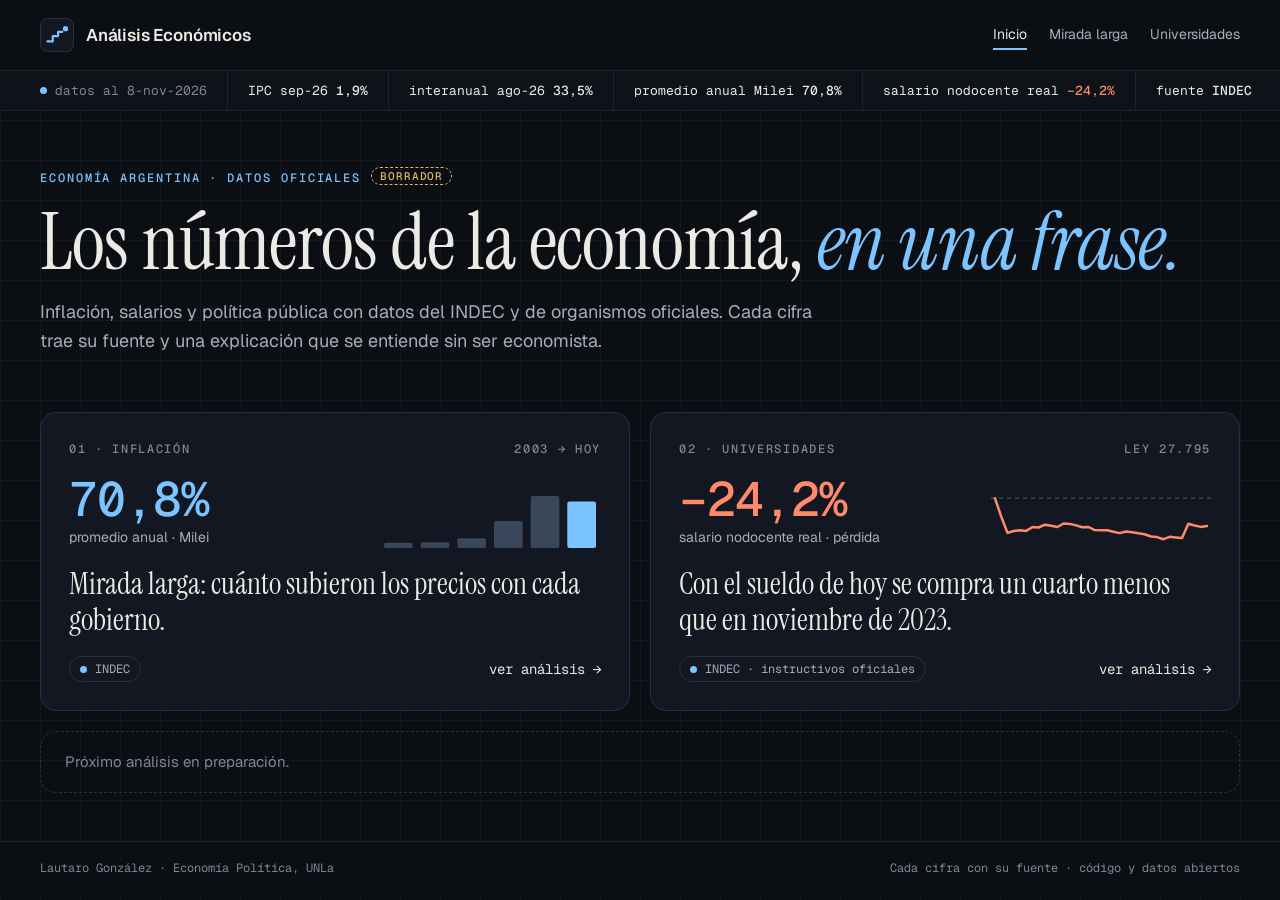
<file: docs/index.html>
<!doctype html>
<html lang="es">
<head>
<meta charset="utf-8">
<meta name="viewport" content="width=device-width, initial-scale=1, viewport-fit=cover">
<title>Análisis Económicos</title>
<meta name="description" content="Los números de la economía argentina, en una frase: inflación, salarios y política pública con datos del INDEC y de organismos oficiales. Por Lautaro González.">
<link rel="icon" href="data:image/svg+xml,%3Csvg xmlns=%27http://www.w3.org/2000/svg%27 viewBox=%270 0 64 64%27%3E%3Crect width=%2764%27 height=%2764%27 rx=%2714%27 fill=%27%23121721%27/%3E%3Cpath d=%27M14 44H24V34H34V26H42%27 fill=%27none%27 stroke=%27%237CC4FF%27 stroke-width=%275%27 stroke-linecap=%27round%27 stroke-linejoin=%27round%27/%3E%3Ccircle cx=%2748%27 cy=%2720%27 r=%276%27 fill=%27%237CC4FF%27/%3E%3C/svg%3E">
<link rel="preconnect" href="https://fonts.googleapis.com">
<link rel="preconnect" href="https://fonts.gstatic.com" crossorigin>
<link rel="stylesheet" href="https://fonts.googleapis.com/css2?family=Instrument+Serif:ital@0;1&family=Geist:wght@400;500;600&family=Geist+Mono:wght@400;500;600&display=swap">
<style>
* { box-sizing: border-box; }
html, body { margin: 0; }
body { font-size: 16px; line-height: 1.55; padding-bottom: 0; }
.cards { max-width: 1200px; margin: 48px auto 0; display: grid; grid-template-columns: repeat(2, minmax(0, 1fr)); gap: 20px; }
@media (max-width: 820px) { .cards { grid-template-columns: 1fr; } }
.card { display: flex; flex-direction: column; gap: 18px; padding: 28px; text-decoration: none; color: var(--fg); background: var(--panel); border: 1px solid var(--line); border-radius: 16px; min-width: 0; }
.card:hover { border-color: #3A4659; background: var(--panel-hi); color: var(--fg); }
.card .top { display: flex; justify-content: space-between; gap: 12px; font: 500 12px var(--font-num); letter-spacing: .14em; text-transform: uppercase; color: var(--fg-3); }
.card .mid { display: flex; justify-content: space-between; align-items: end; gap: 16px; flex-wrap: wrap; }
.card .num { display: grid; gap: 4px; }
.card .num b { font: 500 48px/1 var(--font-num); letter-spacing: -.02em; }
.card .num span { font-size: 14px; color: var(--fg-2); }
.card svg { width: 220px; max-width: 100%; height: 56px; }
.card .frase-c { font-family: var(--font-display); font-size: clamp(26px, 2.6vw, 30px); line-height: 1.2; }
.card .bot { display: flex; justify-content: space-between; align-items: center; gap: 12px; flex-wrap: wrap; }
.card .ir { font: 14px var(--font-num); }
.pronto { max-width: 1200px; margin: 20px auto 0; padding: 18px 24px; border: 1px dashed var(--line); border-radius: 16px; color: var(--fg-3); font-size: 15px; }
</style>
<link rel="stylesheet" href="senal.css">
</head>
<body>
<header class="cab"><div class="cab-in"><a class="logo" href="./" aria-current="page"><svg viewBox="0 0 64 64" aria-hidden="true"><rect x="1" y="1" width="62" height="62" rx="14" fill="#121721" stroke="#253041" stroke-width="2"/><path d="M14 44 L24 44 L24 34 L34 34 L34 26 L42 26" fill="none" stroke="#7CC4FF" stroke-width="4" stroke-linecap="round" stroke-linejoin="round"/><circle cx="48" cy="20" r="5" fill="#7CC4FF"/></svg><span>Análisis Económicos</span></a><nav class="nav" aria-label="Páginas del sitio"><a href="./" aria-current="page">Inicio</a><a href="historia.html">Mirada larga</a><a href="universidades.html">Universidades</a></nav></div></header>
<div class="ticker" id="ticker" aria-label="Últimos datos oficiales"></div>

<main>
<section class="hero">
<span class="eti">Economía argentina · datos oficiales<span class="borrador">BORRADOR</span></span>
<h1>Los números de la economía, <em>en una frase.</em></h1>
<p class="bajada">Inflación, salarios y política pública con datos del INDEC y de organismos oficiales. Cada cifra trae su fuente y una explicación que se entiende sin ser economista.</p>
</section>

<div class="cards">
<a class="card" href="historia.html">
<span class="top"><span>01 · Inflación</span><span>2003 → hoy</span></span>
<span class="mid">
<span class="num"><b id="k-hist" style="color: var(--senal)">—</b><span id="k-hist-t">promedio anual del gobierno actual</span></span>
<svg id="g-hist" viewBox="0 0 220 56" role="img" aria-label="Inflación promedio anual de cada gobierno"></svg>
</span>
<span class="frase-c">Mirada larga: cuánto subieron los precios con cada gobierno.</span>
<span class="bot"><span class="fuente-chip">INDEC</span><span class="ir">ver análisis →</span></span>
</a>
<a class="card" href="universidades.html">
<span class="top"><span>02 · Universidades</span><span>Ley 27.795</span></span>
<span class="mid">
<span class="num"><b id="k-univ" style="color: var(--perdida)">—</b><span>salario nodocente real · pérdida</span></span>
<svg id="g-univ" viewBox="0 0 220 56" role="img" aria-label="Poder de compra del salario nodocente desde noviembre 2023"></svg>
</span>
<span class="frase-c" id="f-univ">El salario nodocente contra la inflación, y el recorrido de la ley en la Justicia.</span>
<span class="bot"><span class="fuente-chip">INDEC · instructivos oficiales</span><span class="ir">ver análisis →</span></span>
</a>
</div>
<p class="pronto">Próximo análisis en preparación.</p>
</main>

<footer class="pie-sitio"><div><span>Lautaro González · Economía Política, UNLa</span><span>Cada cifra con su fuente · código y datos abiertos</span></div></footer>
<script src="senal.js"></script>
<script>
(() => {
  const nf = (v, d = 1) => v.toLocaleString('es-AR', { minimumFractionDigits: d, maximumFractionDigits: d });
  const get = u => fetch(u, { cache: 'no-cache' }).then(r => r.ok ? r.json() : null).catch(() => null);
  get('data/historia.json').then(h => {
    if (!h || !h.gobiernos) return;
    const G = h.gobiernos, ult = G[G.length - 1];
    document.getElementById('k-hist').textContent = nf(ult.promedio_anual) + '%';
    document.getElementById('k-hist-t').textContent = `promedio anual · ${ult.corto}`;
    const max = Math.max(...G.map(g => g.promedio_anual)), w = 220 / G.length;
    document.getElementById('g-hist').innerHTML = G.map((g, i) => {
      const hh = Math.max(3, g.promedio_anual / max * 52);
      return `<rect x="${(i * w + 3).toFixed(1)}" y="${(56 - hh).toFixed(1)}" width="${(w - 8).toFixed(1)}" height="${hh.toFixed(1)}" rx="2" fill="${i === G.length - 1 ? '#7CC4FF' : '#3A4659'}"><title>${g.corto}: ${nf(g.promedio_anual)}%</title></rect>`;
    }).join('');
  });
  get('data/universidades.json').then(u => {
    if (!u || !u.salario) return;
    const k = u.salario.kpis, S = u.salario.serie;
    document.getElementById('k-univ').textContent = (k.perdida < 0 ? '−' : '+') + nf(Math.abs(k.perdida)) + '%';
    const share = Math.round(-k.perdida);
    document.getElementById('f-univ').textContent = share >= 20 && share <= 30
      ? 'Con el sueldo de hoy se compra un cuarto menos que en noviembre de 2023.'
      : `Con el sueldo de hoy se compra ${nf(-k.perdida)}% menos que en noviembre de 2023.`;
    const lo = Math.min(60, ...S.map(x => x.real)), hi = 102;
    const pts = S.map((x, i) => `${(4 + i * 212 / (S.length - 1)).toFixed(1)},${(4 + (hi - x.real) / (hi - lo) * 48).toFixed(1)}`).join(' ');
    const y100 = (4 + (hi - 100) / (hi - lo) * 48).toFixed(1);
    document.getElementById('g-univ').innerHTML = `<line x1="0" y1="${y100}" x2="220" y2="${y100}" stroke="#3A4659" stroke-width="1.5" stroke-dasharray="4 4"/><polyline points="${pts}" fill="none" stroke="#FF8A6B" stroke-width="2.5" stroke-linejoin="round" stroke-linecap="round"/>`;
  });
})();
</script>
</body>
</html>
</file>
<file: docs/senal.css>
/* Señal — sistema visual de Análisis Económicos.
   Se carga DESPUÉS del <style> de cada página: redefine los tokens y la cabecera.
   Tinta de fondo con cuadrícula fina, serif para la idea, Geist para explicar,
   Geist Mono para cifras y fuentes. Color con significado: Señal = dato oficial,
   coral = pérdida, verde = mejora, ámbar punteado = estimación. */
:root {
  color-scheme: dark;
  --bg:        #0B0E13;
  --panel:     #121721;
  --panel-hi:  #18202C;
  --line:      #253041;
  --grid:      #1C2431;
  --fg:        #ECEAE4;
  --fg-2:      #A7AEBB;
  --fg-3:      #7E8796;
  --marca:     #7CC4FF;   /* Señal */
  --senal:     #7CC4FF;
  --perdida:   #FF8A6B;
  --ok:        #6FD6A1;
  --warn:      #E8B65A;   /* estimación */
  --congreso:  #6FD6A1;
  --ejecutivo: #FF8A6B;
  --justicia:  #C9B6FF;
  --acuerdo:   #7CC4FF;
  --univ:      #F2B8D6;
  --font-ui:   "Geist", "Helvetica Neue", Arial, sans-serif;
  --font-num:  "Geist Mono", ui-monospace, "SFMono-Regular", Menlo, monospace;
  --font-display: "Instrument Serif", Georgia, serif;
  --r: 14px;
}
body {
  background-color: var(--bg);
  background-image: linear-gradient(#121822 1px, transparent 1px), linear-gradient(90deg, #121822 1px, transparent 1px);
  background-size: 40px 40px;
  color: var(--fg);
  font-family: var(--font-ui);
  padding-inline: 16px;
}
a { color: var(--fg); }
a:hover { color: var(--senal); }

/* ---- cabecera ---- */
.cab { margin-inline: -16px; background: var(--bg); border-bottom: 1px solid var(--grid); }
.cab-in { max-width: 1232px; margin-inline: auto; padding: 18px 16px; display: flex; align-items: center; justify-content: space-between; gap: 12px 24px; flex-wrap: wrap; }
.logo { display: inline-flex; align-items: center; gap: 12px; text-decoration: none; color: var(--fg); }
.logo svg { width: 34px; height: 34px; flex: none; }
.logo span { font-size: 17px; font-weight: 600; letter-spacing: -.01em; }
.cab .nav { display: flex; gap: 6px 22px; flex-wrap: wrap; }
.cab .nav a { font-size: 14px; text-decoration: none; color: var(--fg-2); padding: 4px 0; border: 0; background: none; border-radius: 0; }
.cab .nav a:hover { color: var(--fg); }
.cab .nav a[aria-current="page"] { color: var(--fg); box-shadow: inset 0 -2px 0 var(--senal); }

/* ---- franja de datos ---- */
.ticker { margin-inline: -16px; background: #0E1219; border-bottom: 1px solid var(--grid); overflow-x: auto; scrollbar-width: none; }
.ticker::-webkit-scrollbar { display: none; }
.ticker-in { max-width: 1232px; margin-inline: auto; padding: 0 16px; display: flex; font: 13px var(--font-num); white-space: nowrap; }
.ticker-in > span { display: inline-flex; align-items: center; gap: 8px; padding: 11px 20px; border-right: 1px solid var(--grid); }
.ticker-in > span:first-child { padding-left: 0; color: var(--fg-3); }
.ticker-in > span:last-child { border-right: 0; }
.ticker-in b { font-weight: 500; color: var(--fg); }
.ticker-in .neg { color: var(--perdida); }
.punto { width: 7px; height: 7px; border-radius: 50%; background: var(--senal); flex: none; }

/* ---- encabezado de página ---- */
.hero { max-width: 1200px; margin-inline: auto; padding: 56px 0 8px; display: grid; gap: 16px; }
.hero .eti { font: 500 12px var(--font-num); letter-spacing: .16em; text-transform: uppercase; color: var(--senal); }
.hero h1 { margin: 0; font-family: var(--font-display); font-weight: 400; font-size: clamp(42px, 6.4vw, 80px); line-height: 1; letter-spacing: -.01em; color: var(--fg); text-wrap: balance; }
.hero h1 em { color: var(--senal); }
.hero .bajada { margin: 0; color: var(--fg-2); font-size: 18px; line-height: 1.6; max-width: 66ch; }
.borrador { display: inline-block; margin-left: 10px; padding: 1px 8px; border: 1px dashed var(--warn); border-radius: 999px; color: var(--warn); font: 500 11px var(--font-num); letter-spacing: .08em; vertical-align: 2px; }

/* ---- piezas comunes ---- */
.wrap { padding-top: 32px; }
.sec h2 { font-family: var(--font-display); font-weight: 400; font-size: clamp(28px, 3.2vw, 36px); line-height: 1.1; letter-spacing: 0; font-stretch: normal; }
.sec p.sub, .lectura { color: var(--fg-2); }
.caja, .cifra, .kpi, .art, .subcont, .tramo { background: var(--panel); border: 1px solid var(--line); border-radius: var(--r); }
.gobs { border-color: var(--line); }
.aviso { background: transparent; color: var(--fg-2); border: 1px dashed var(--line); border-radius: var(--r); }
.chip { border-radius: 999px; padding: 0 8px; color: var(--warn); border-style: dashed; }
.seg { background: var(--panel); border: 1px solid var(--line); border-radius: 999px; }
.seg button { border-radius: 999px; font-family: var(--font-ui); }
.seg button[aria-pressed="true"] { background: var(--panel-hi); color: var(--fg); box-shadow: inset 0 0 0 1px var(--line); }
.fuente-chip { display: inline-flex; align-items: center; gap: 8px; padding: 4px 10px; border: 1px solid var(--line); border-radius: 999px; font: 12px var(--font-num); color: var(--fg-2); text-decoration: none; }
.fuente-chip::before { content: ""; width: 7px; height: 7px; border-radius: 50%; background: var(--senal); }
.frase { display: grid; gap: 8px; }
.frase .eti { font: 500 12px var(--font-num); letter-spacing: .14em; text-transform: uppercase; color: var(--senal); }
.frase p { margin: 0; font-family: var(--font-display); font-size: clamp(26px, 3vw, 34px); line-height: 1.15; }
th { font-family: var(--font-num); letter-spacing: .08em; }
.notas { border-top-color: var(--grid); }
.notas h3 { font-family: var(--font-num); font-weight: 500; font-size: 12px; letter-spacing: .12em; text-transform: uppercase; color: var(--fg-3); }

/* ---- pie ---- */
.pie-sitio { margin: 48px -16px 0; border-top: 1px solid var(--grid); background: var(--bg); }
.pie-sitio div { max-width: 1232px; margin-inline: auto; padding: 18px 16px; display: flex; flex-wrap: wrap; justify-content: space-between; gap: 8px 24px; font: 12px var(--font-num); color: var(--fg-3); }

@media (max-width: 560px) {
  .hero { padding-top: 36px; }
  .cab-in { padding-block: 14px; }
}

/* ---- ajustes de la página de universidades ---- */
.kpi .v.neg, .gob .valor.neg { color: var(--perdida); }
.kpi .v.pos, .gob .valor.pos { color: var(--ok); }
.crono .tag.ap { color: var(--perdida); background: rgba(255,138,107,.10); border: 1px solid rgba(255,138,107,.45); border-radius: 999px; }
.art .est-a { color: var(--fg); background: var(--panel-hi); border: 1px solid var(--line); border-radius: 999px; }
.art .est-a i { background: var(--warn); }
.cita { border-left: 0; border-radius: var(--r); border: 1px solid var(--line); }
.cita mark { background: rgba(124,196,255,.16); }
.dos .caja { border-top-width: 3px; }
.estados .est b { font-weight: 600; }
.hoy ol li::marker { color: var(--senal); }
</file>
